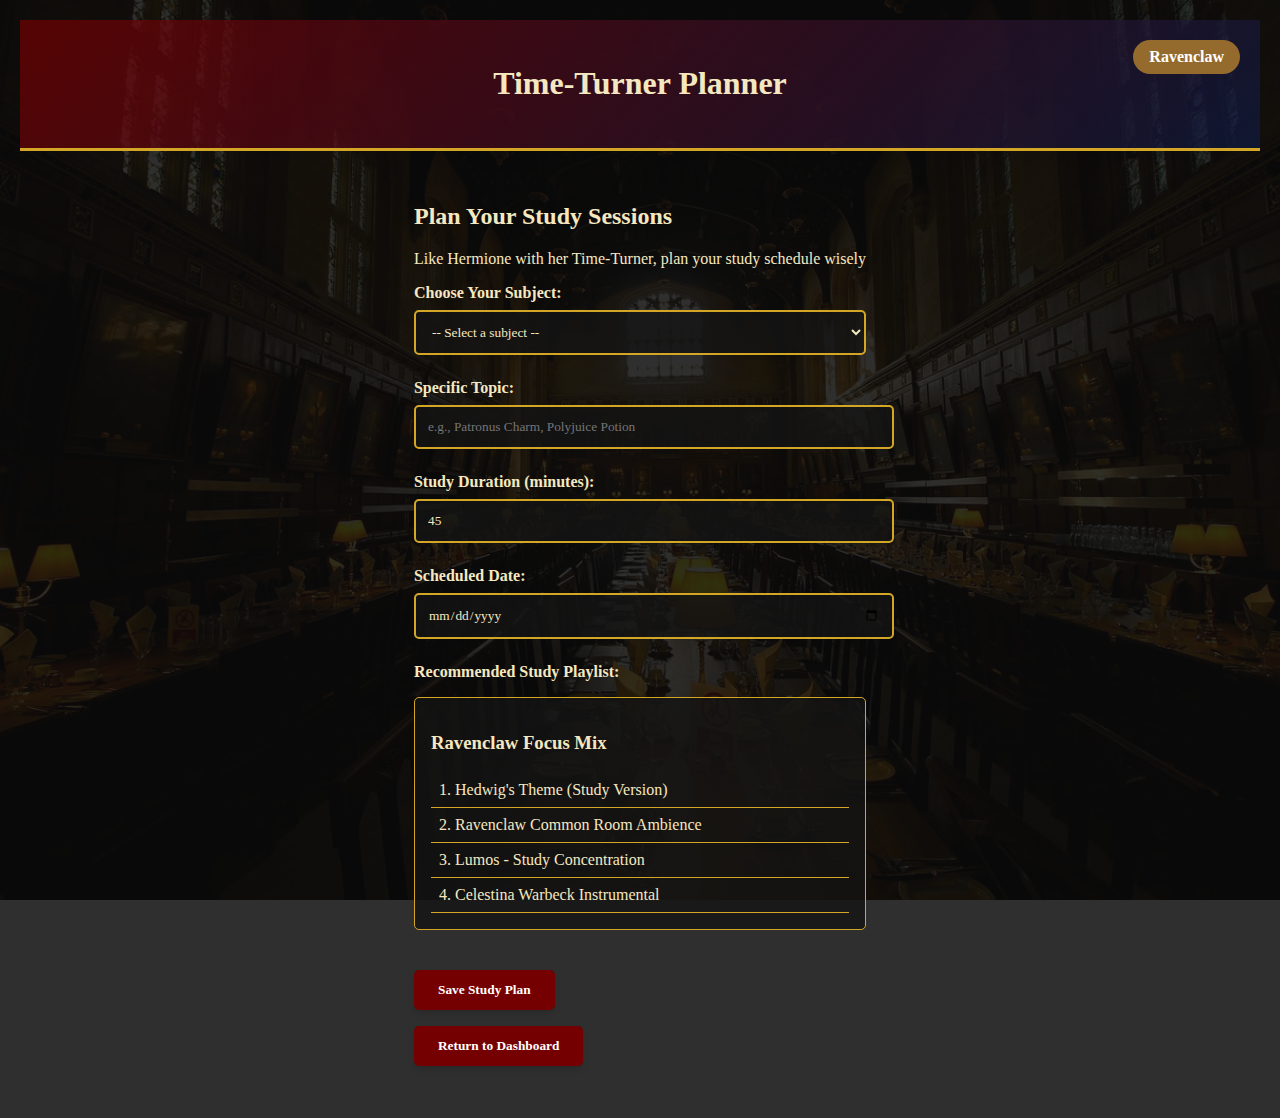
<file: goal-setting.html>
<!DOCTYPE html>
<html lang="en">
<head>
    <meta charset="UTF-8">
    <meta name="viewport" content="width=device-width, initial-scale=1.0">
    <title>Time-Turner Planner</title>
    <link rel="stylesheet" href="../styles.css">
    <style>
        body {
            background: url('../dining-room-5114247_1280.jpg') no-repeat center center fixed;
            background-size: cover;
            margin: 0;
            padding: 0;
            min-height: 100vh;
            font-family: 'Cinzel', serif;
            color: #f5e8c0;
        }
        
        .container {
            background-color: rgba(10, 10, 10, 0.85);
            min-height: 100vh;
            width: 100%;
            margin: 0;
            padding: 20px;
            box-sizing: border-box;
        }
        
        .planner-container {
            padding: 2rem;
            max-width: 800px;
            margin: 0 auto;
        }
        
        .form-group {
            margin-bottom: 1.5rem;
        }
        
        label {
            display: block;
            margin-bottom: 0.5rem;
            font-weight: bold;
            color: #f5e8c0;
        }
        
        input, select, textarea {
            width: 100%;
            padding: 0.75rem;
            border: 2px solid #d3a625;
            border-radius: 5px;
            font-family: 'Cinzel', serif;
            background-color: rgba(20, 20, 20, 0.8);
            color: #f5e8c0;
        }
        
        .playlist-preview {
            background-color: rgba(20, 20, 20, 0.8);
            padding: 1rem;
            border-radius: 5px;
            margin: 1rem 0;
            border: 1px solid #d3a625;
        }
        
        .playlist-item {
            display: flex;
            align-items: center;
            padding: 0.5rem;
            border-bottom: 1px solid #d3a625;
            color: #f5e8c0;
        }
        
        .banner {
            background: linear-gradient(135deg, rgba(116, 0, 1, 0.7), rgba(14, 26, 64, 0.7));
            border-bottom: 3px solid #d3a625;
        }
    </style>
</head>
<body>
    <div class="container">
        <header class="banner">
            <h1>Time-Turner Planner</h1>
            <div class="house-badge" id="user-house">
                <span>Ravenclaw</span>
            </div>
        </header>

        <main class="planner-container">
            <h2>Plan Your Study Sessions</h2>
            <p>Like Hermione with her Time-Turner, plan your study schedule wisely</p>
            
            <form id="study-plan-form">
                <div class="form-group">
                    <label for="subject">Choose Your Subject:</label>
                    <select id="subject" required>
                        <option value="">-- Select a subject --</option>
                        <option value="dada">Defense Against the Dark Arts</option>
                        <option value="potions">Potions</option>
                        <option value="charms">Charms</option>
                        <option value="transfiguration">Transfiguration</option>
                        <option value="herbology">Herbology</option>
                    </select>
                </div>
                
                <div class="form-group">
                    <label for="topic">Specific Topic:</label>
                    <input type="text" id="topic" placeholder="e.g., Patronus Charm, Polyjuice Potion">
                </div>
                
                <div class="form-group">
                    <label for="duration">Study Duration (minutes):</label>
                    <input type="number" id="duration" min="15" max="240" value="45">
                </div>
                
                <div class="form-group">
                    <label for="date">Scheduled Date:</label>
                    <input type="date" id="date">
                </div>
                
                <div class="form-group">
                    <label>Recommended Study Playlist:</label>
                    <div class="playlist-preview">
                        <h3>Ravenclaw Focus Mix</h3>
                        <div class="playlist-item">
                            <span>1. Hedwig's Theme (Study Version)</span>
                        </div>
                        <div class="playlist-item">
                            <span>2. Ravenclaw Common Room Ambience</span>
                        </div>
                        <div class="playlist-item">
                            <span>3. Lumos - Study Concentration</span>
                        </div>
                        <div class="playlist-item">
                            <span>4. Celestina Warbeck Instrumental</span>
                        </div>
                    </div>
                </div>
                
                <button type="submit" class="hogwarts-button">Save Study Plan</button>
            </form>
            
            <button class="hogwarts-button" onclick="window.location.href='../index.html'" style="margin-top: 1rem;">Return to Dashboard</button>
        </main>
    </div>

    <script>
        document.getElementById('subject').addEventListener('change', function() {
            const playlistPreview = document.querySelector('.playlist-preview');
            if (this.value === 'dada') {
                playlistPreview.innerHTML = `
                    <h3>Defense Against Distractions Mix</h3>
                    <div class="playlist-item">
                        <span>1. Battle of Hogwarts Ambience</span>
                    </div>
                    <div class="playlist-item">
                        <span>2. Expecto Patronum - Focus Beats</span>
                    </div>
                    <div class="playlist-item">
                        <span>3. Dumbledore's Army Study Session</span>
                    </div>
                `;
            } else if (this.value === 'potions') {
                playlistPreview.innerHTML = `
                    <h3>Potions Master Concentration</h3>
                    <div class="playlist-item">
                        <span>1. Snape's Laboratory Sounds</span>
                    </div>
                    <div class="playlist-item">
                        <span>2. Liquid Luck Lofi</span>
                    </div>
                    <div class="playlist-item">
                        <span>3. Felix Felicis Focus</span>
                    </div>
                `;
            }
        });
    </script>
</body>
</html>
</file>
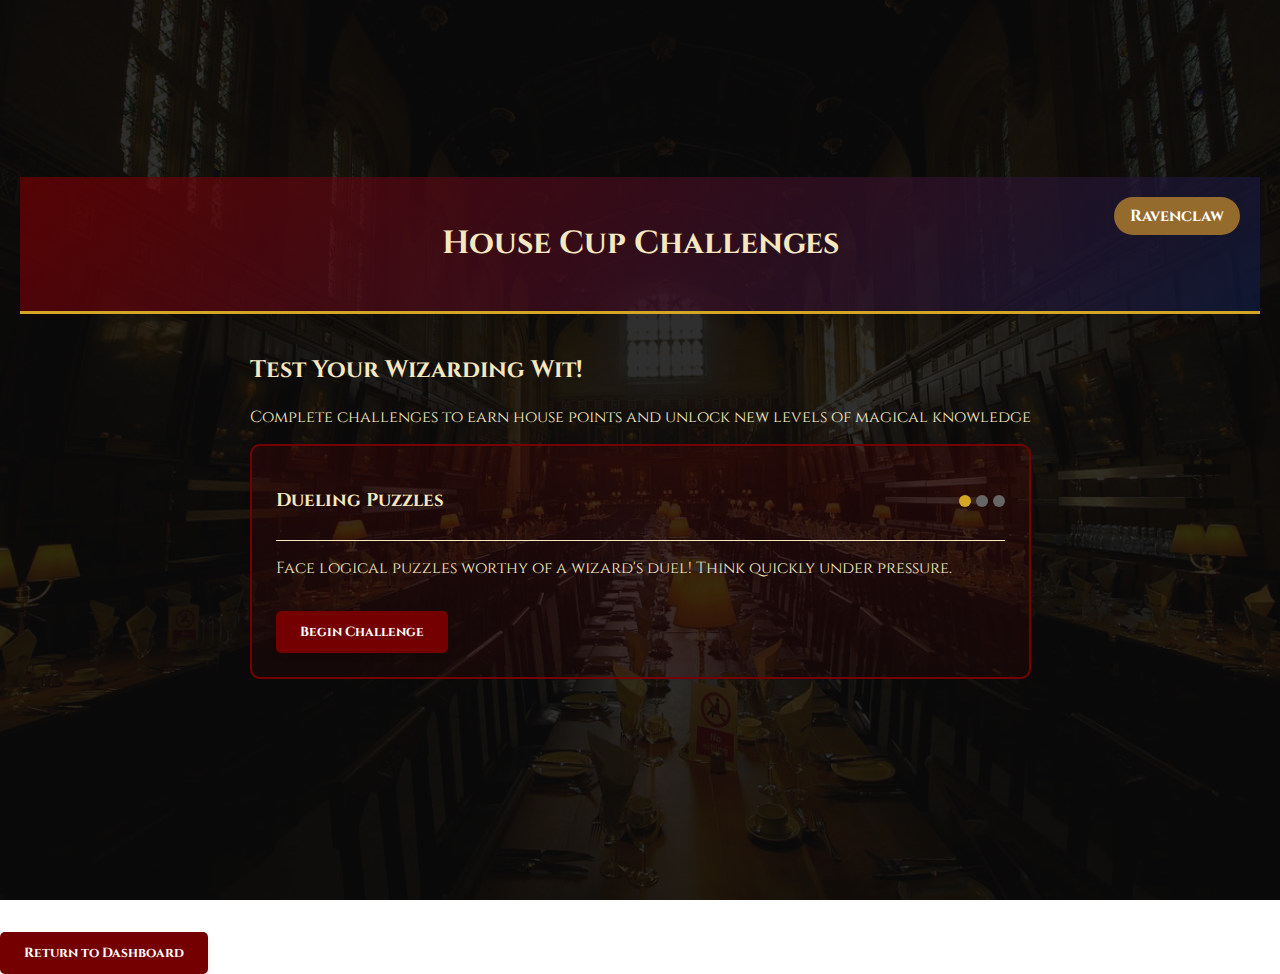
<file: house-games.html>
<!DOCTYPE html>
<html lang="en">
<head>
    <meta charset="UTF-8">
    <meta name="viewport" content="width=device-width, initial-scale=1.0">
    <title>House Cup Challenges</title>
    <link rel="stylesheet" href="../styles.css">
    <link href="https://fonts.googleapis.com/css2?family=Cinzel:wght@400;700&family=MedievalSharp&display=swap" rel="stylesheet">
    <style>
        body {
            background: url('../dining-room-5114247_1280.jpg') no-repeat center center fixed;
            background-size: cover;
            margin: 0;
            padding: 0;
            min-height: 100vh;
            font-family: 'Cinzel', serif;
            color: #f5e8c0;
        }
        
        .container {
            background-color: rgba(10, 10, 10, 0.85);
            min-height: 100vh;
            width: 100%;
            margin: 0;
            padding: 20px;
            box-sizing: border-box;
        }
        
        .game-center {
            max-width: 1000px;
            margin: 0 auto;
            padding: 20px;
        }
        
        .game-card {
            background-color: rgba(20, 20, 20, 0.8);
            border: 2px solid;
            border-radius: 10px;
            padding: 1.5rem;
            margin-bottom: 1.5rem;
            transition: all 0.3s ease;
        }
        
        .game-card:hover {
            transform: translateY(-5px);
            box-shadow: 0 10px 20px rgba(0, 0, 0, 0.3);
        }
        
        .gryffindor-game {
            border-color: #740001;
            background: linear-gradient(rgba(116, 0, 1, 0.2), rgba(116, 0, 1, 0.1));
        }
        
        .ravenclaw-game {
            border-color: #0e1a40;
            background: linear-gradient(rgba(14, 26, 64, 0.2), rgba(14, 26, 64, 0.1));
        }
        
        .hufflepuff-game {
            border-color: #ecb939;
            background: linear-gradient(rgba(236, 185, 57, 0.2), rgba(236, 185, 57, 0.1));
        }
        
        .slytherin-game {
            border-color: #1a472a;
            background: linear-gradient(rgba(26, 71, 42, 0.2), rgba(26, 71, 42, 0.1));
        }
        
        .game-header {
            display: flex;
            justify-content: space-between;
            align-items: center;
            margin-bottom: 1rem;
            padding-bottom: 0.5rem;
            border-bottom: 1px solid;
        }
        
        .difficulty {
            display: flex;
            gap: 5px;
        }
        
        .difficulty-dot {
            width: 12px;
            height: 12px;
            border-radius: 50%;
            background-color: #666;
        }
        
        .difficulty-dot.filled {
            background-color: #d3a625;
        }
        
        .game-content {
            display: none;
            padding: 1rem;
            background-color: rgba(0, 0, 0, 0.3);
            border-radius: 5px;
            margin-top: 1rem;
        }
        
        .active .game-content {
            display: block;
        }
        
        .question {
            margin-bottom: 1rem;
            font-size: 1.1rem;
            line-height: 1.5;
        }
        
        .options {
            display: grid;
            gap: 0.5rem;
        }
        
        .option {
            padding: 0.8rem;
            background-color: rgba(255, 255, 255, 0.1);
            border-radius: 5px;
            cursor: pointer;
            transition: all 0.2s ease;
        }
        
        .option:hover {
            background-color: rgba(255, 255, 255, 0.2);
        }
        
        .timer {
            font-size: 1.2rem;
            text-align: center;
            margin: 1rem 0;
            color: #d3a625;
        }
        
        .hint-button {
            background-color: rgba(211, 166, 37, 0.3);
            border: 1px solid #d3a625;
            color: #f5e8c0;
            padding: 0.3rem 0.6rem;
            border-radius: 3px;
            cursor: pointer;
            margin-top: 0.5rem;
            font-size: 0.8rem;
        }
        
        .hint {
            display: none;
            font-size: 0.9rem;
            color: #d3a625;
            margin-top: 0.5rem;
            font-style: italic;
        }
        
        .banner {
            background: linear-gradient(135deg, rgba(116, 0, 1, 0.7), rgba(14, 26, 64, 0.7));
            border-bottom: 3px solid #d3a625;
        }
        
        .answer-input {
            background-color: rgba(255, 255, 255, 0.1);
            border: 1px solid #d3a625;
            color: #f5e8c0;
            padding: 0.5rem;
            border-radius: 3px;
            width: 100px;
            margin-right: 0.5rem;
        }
    </style>
</head>
<body>
    <div class="container">
        <header class="banner">
            <h1>House Cup Challenges</h1>
            <div class="house-badge" id="user-house">
                <span>Ravenclaw</span>
            </div>
        </header>

        <main class="game-center">
            <h2>Test Your Wizarding Wit!</h2>
            <p>Complete challenges to earn house points and unlock new levels of magical knowledge</p>
            
            <!-- Gryffindor Game: Dueling Puzzles -->
            <div class="game-card gryffindor-game" id="dueling-puzzles">
                <div class="game-header">
                    <h3>Dueling Puzzles</h3>
                    <div class="difficulty">
                        <div class="difficulty-dot filled"></div>
                        <div class="difficulty-dot"></div>
                        <div class="difficulty-dot"></div>
                    </div>
                </div>
                <p>Face logical puzzles worthy of a wizard's duel! Think quickly under pressure.</p>
                <button class="hogwarts-button start-game">Begin Challenge</button>
                
                <div class="game-content">
                    <div class="timer">Time remaining: <span id="question1-timer">60</span>s</div>
                    <div class="question">
                        <p>🧙‍♂ <strong>Q1: The Hogwarts Investment Riddle 💰✨</strong><br><br>
                            At Gringotts Wizarding Bank, a wizard named Harry Potter wanted to invest his Gallons wisely...
                            <br><br>Harry wants to invest in such a way that he receives the same dividend from both stocks. In what ratio should he split his investment?</p>
                        <button class="hint-button">Show Hint</button>
                        <div class="hint">Hint: Calculate dividend per share per gallon invested for each stock.</div>
                    </div>
                    <div class="options">
                        <div class="option" data-correct="false">12:9</div>
                        <div class="option" data-correct="false">10:8</div>
                        <div class="option" data-correct="true">16:15</div>
                        <div class="option" data-correct="false">15:12</div>
                    </div>
                </div>
        
                <!-- Question 2 -->
                <div class="game-content">
                    <div class="timer">Time remaining: <span id="question2-timer">45</span>s</div>
                    <div class="question">
                        <p>🪄 <strong>Q2: The Hogwarts Marks Enigma 🧙‍♂✨</strong><br><br>
                            In the enchanted halls of Hogwarts, a pupil's marks were altered—recorded as 83 instead of 63!
                            <br><br>What is the number of wizards in binary?</p>
                        <button class="hint-button">Show Hint</button>
                        <div class="hint">Hint: The difference in marks (20) divided by the average increase (0.5) gives total students.</div>
                    </div>
                    <div class="options">
                        <div class="option" data-correct="true">11000</div>
                        <div class="option" data-correct="false">10111</div>
                        <div class="option" data-correct="false">11001</div>
                        <div class="option" data-correct="false">11100</div>
                    </div>
                </div>
        
                <!-- Question 3 -->
                <div class="game-content">
                    <div class="timer">Time remaining: <span id="question3-timer">90</span>s</div>
                    <div class="question">
                        <p><strong>Q3: Hogwarts Library Visitors 📚</strong><br><br>
                            Madam Pince noticed:<br>
                            - Sundays: 510 visitors average<br>
                            - Other days: 240 visitors average<br><br>
                            If a 30-day month begins on Sunday, what's the average visitors per day that month?</p>
                        <button class="hint-button">Show Hint</button>
                        <div class="hint">Hint: Calculate how many Sundays are in the month first.</div>
                    </div>
                    <div class="options">
                        <div class="option" data-correct="false">300</div>
                        <div class="option" data-correct="false">275</div>
                        <div class="option" data-correct="true">285</div>
                        <div class="option" data-correct="false">290</div>
                    </div>
                </div>
        
                <!-- Question 4 -->
                <div class="game-content">
                    <div class="timer">Time remaining: <span id="question4-timer">120</span>s</div>
                    <div class="question">
                        <p><strong>Q4: Logic Labyrinth Elixir 🧪</strong><br><br>
                            Professor Snape's potion requires:<br>
                            - 1 herb, 1 root, 1 liquid<br>
                            - The herb must not share its family with the root<br><br>
                            What are the initials of the correct ingredients?</p>
                        <button class="hint-button">Show Hint</button>
                        <div class="hint">Hint: Phoenix represents dragon's legacy (Fire connection).</div>
                    </div>
                    <div class="options">
                        <div class="option" data-correct="false">WGU</div>
                        <div class="option" data-correct="false">AGU</div>
                        <div class="option" data-correct="true">UAM</div>
                        <div class="option" data-correct="false">WAM</div>
                    </div>
                </div>
        
                <!-- Question 5 -->
                <div class="game-content">
                    <div class="timer">Time remaining: <span id="question5-timer">150</span>s</div>
                    <div class="question">
                        <p><strong>Q5: Snape’s Potion Stirring Spell 🧪⚗</strong><br><br>
                            v(t) = 4t * (t - 5) * (t - 10)<br><br>
                            Calculate total revolutions from t=0 to t=5. Then use that result to find a magical number mod 26.<br>
                            What is the final number before letter conversion?</p>
                        <button class="hint-button">Show Hint</button>
                        <div class="hint">Hint: First integrate the function from 0 to 5 to find total revolutions.</div>
                    </div>
                    <div class="options">
                        <div class="option" data-correct="false">10</div>
                        <div class="option" data-correct="false">15</div>
                        <div class="option" data-correct="true">12</div>
                        <div class="option" data-correct="false">8</div>
                    </div>
                </div>
            </div>
            </div>

    
            
            <button class="hogwarts-button" onclick="window.location.href='../index.html'" style="margin-top: 2rem;">Return to Dashboard</button>
        </main>
    </div>

    <script>
        document.querySelectorAll('.start-game').forEach(button => {
            button.addEventListener('click', function() {
                const gameCard = this.closest('.game-card');
                gameCard.classList.add('active');
                showQuestion(gameCard, 0); // Start with first question
                this.style.display = 'none'; // Hide the start button
            });
        });
    
        document.querySelectorAll('.hint-button').forEach(button => {
            button.addEventListener('click', function() {
                this.nextElementSibling.style.display = 'block';
            });
        });
    
        let currentQuestion = 0;
        let timer;
    
        function showQuestion(container, questionIndex) {
            // Hide all questions first
            const allQuestions = container.querySelectorAll('.game-content');
            allQuestions.forEach(q => q.style.display = 'none');
            
            // Show the current question
            const currentQ = allQuestions[questionIndex];
            currentQ.style.display = 'block';
            
            // Reset timer
            const timerSpan = currentQ.querySelector('span');
            let timeLeft = parseInt(timerSpan.textContent);
            
            // Clear any existing timer
            if (timer) clearInterval(timer);
            
            // Start new timer
            timer = setInterval(() => {
                timeLeft--;
                timerSpan.textContent = timeLeft;
                
                if (timeLeft <= 0) {
                    clearInterval(timer);
                    timerSpan.parentElement.style.color = "#ff5555";
                    timerSpan.parentElement.textContent = "⏰ Time's up!";
                    moveToNextQuestion(container, questionIndex, allQuestions.length);
                }
            }, 1000);
            
            // Set up answer options
            currentQ.querySelectorAll('.option').forEach(option => {
                option.addEventListener('click', function() {
                    clearInterval(timer); // Stop timer when answered
                    
                    if (this.dataset.correct === "true") {
                        this.style.backgroundColor = "rgba(144, 238, 144, 0.4)"; // light green
                    } else {
                        this.style.backgroundColor = "rgba(255, 99, 71, 0.4)"; // tomato red
                    }
                    
                    // Move to next question after a brief delay
                    setTimeout(() => {
                        moveToNextQuestion(container, questionIndex, allQuestions.length);
                    }, 1000);
                });
            });
        }
    
        function moveToNextQuestion(container, currentIndex, totalQuestions) {
            if (currentIndex < totalQuestions - 1) {
                showQuestion(container, currentIndex + 1);
            } else {
                // All questions completed
                container.querySelectorAll('.game-content').forEach(q => q.style.display = 'none');
                const endMessage = document.createElement('div');
                endMessage.className = 'game-content';
                endMessage.innerHTML = '<h3>Challenge Complete!</h3><p>You have finished all questions for this challenge.</p>';
                container.appendChild(endMessage);
            }
        }
    </script>
    
    
</body>
</html>
</file>
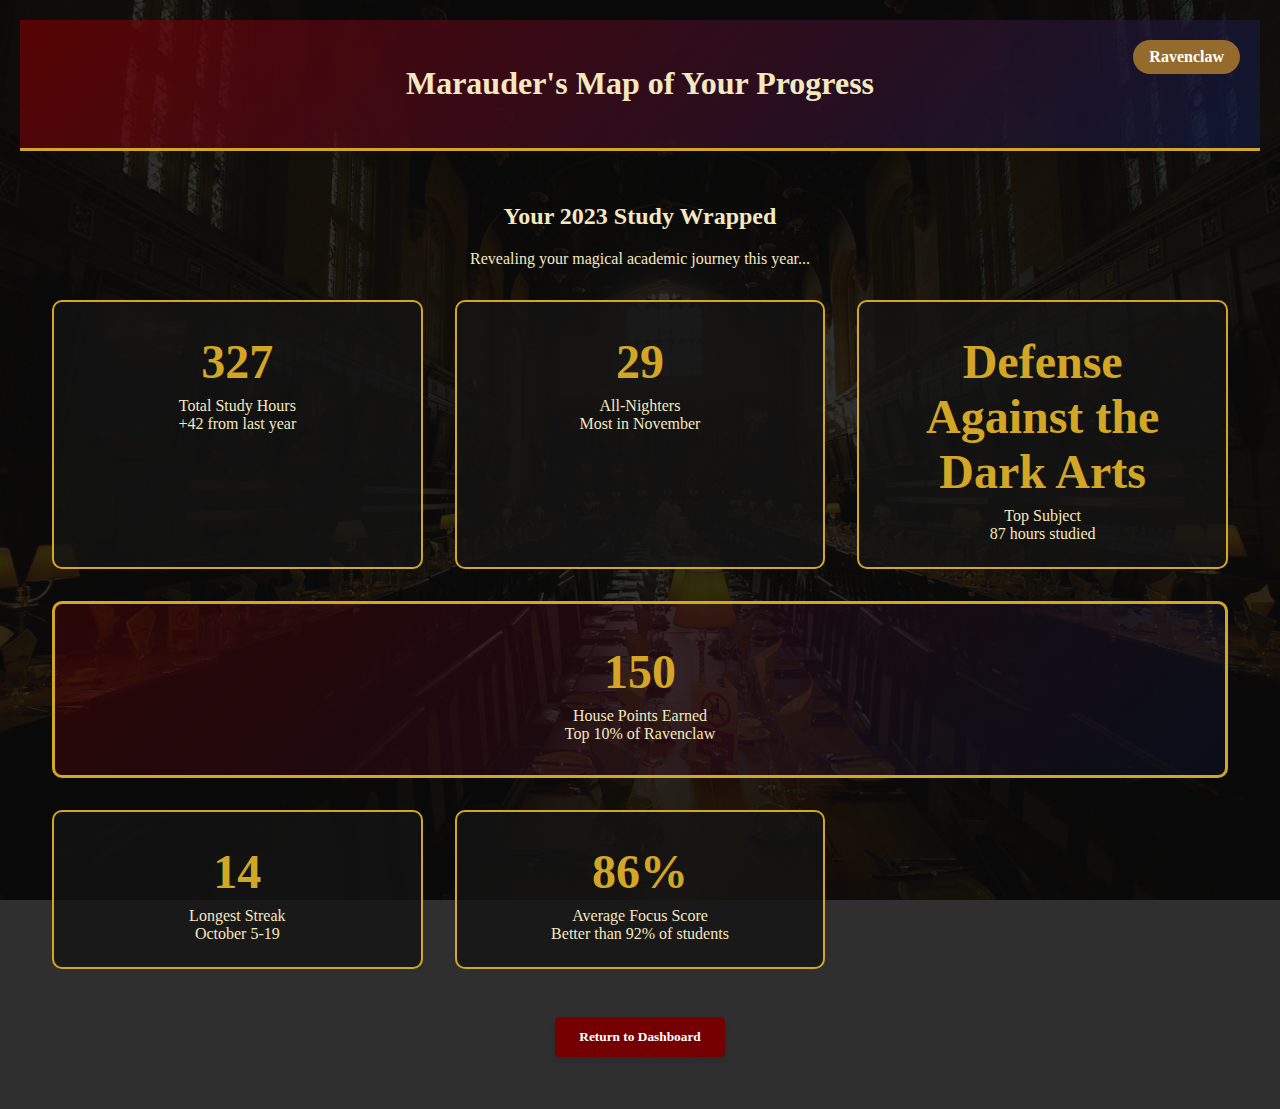
<file: wrapped.html>
<!DOCTYPE html>
<html lang="en">
<head>
    <meta charset="UTF-8">
    <meta name="viewport" content="width=device-width, initial-scale=1.0">
    <title>Marauder's Map of Your Progress</title>
    <link rel="stylesheet" href="../styles.css">
    <style>
        body {
            background: url('../dining-room-5114247_1280.jpg') no-repeat center center fixed;
            background-size: cover;
            margin: 0;
            padding: 0;
            min-height: 100vh;
            font-family: 'Cinzel', serif;
            color: #f5e8c0;
        }
        
        .container {
            background-color: rgba(10, 10, 10, 0.85);
            min-height: 100vh;
            width: 100%;
            margin: 0;
            padding: 20px;
            box-sizing: border-box;
        }
        
        .wrapped-container {
            padding: 2rem;
            text-align: center;
        }
        
        .wrapped-stats {
            display: grid;
            grid-template-columns: repeat(3, 1fr);
            gap: 2rem;
            margin: 2rem 0;
        }
        
        .stat-card {
            background-color: rgba(20, 20, 20, 0.8);
            border: 2px solid #d3a625;
            border-radius: 10px;
            padding: 1.5rem;
            transition: all 0.3s ease;
            color: #f5e8c0;
        }
        
        .stat-card:hover {
            transform: scale(1.05);
            background-color: rgba(30, 30, 30, 0.9);
        }
        
        .stat-number {
            font-size: 3rem;
            font-weight: bold;
            color: #d3a625;
            margin: 0.5rem 0;
        }
        
        .house-highlight {
            grid-column: span 3;
            background: linear-gradient(135deg, rgba(116, 0, 1, 0.3), rgba(14, 26, 64, 0.3));
            padding: 2rem;
            border: 3px solid #d3a625;
        }
        
        .banner {
            background: linear-gradient(135deg, rgba(116, 0, 1, 0.7), rgba(14, 26, 64, 0.7));
            border-bottom: 3px solid #d3a625;
        }
    </style>
</head>
<body>
    <div class="container">
        <header class="banner">
            <h1>Marauder's Map of Your Progress</h1>
            <div class="house-badge" id="user-house">
                <span>Ravenclaw</span>
            </div>
        </header>

        <main class="wrapped-container">
            <h2>Your 2023 Study Wrapped</h2>
            <p>Revealing your magical academic journey this year...</p>
            
            <div class="wrapped-stats">
                <div class="stat-card">
                    <div class="stat-number">327</div>
                    <div class="stat-label">Total Study Hours</div>
                    <div class="stat-comparison">+42 from last year</div>
                </div>
                
                <div class="stat-card">
                    <div class="stat-number">29</div>
                    <div class="stat-label">All-Nighters</div>
                    <div class="stat-comparison">Most in November</div>
                </div>
                
                <div class="stat-card">
                    <div class="stat-number">Defense Against the Dark Arts</div>
                    <div class="stat-label">Top Subject</div>
                    <div class="stat-comparison">87 hours studied</div>
                </div>
                
                <div class="stat-card house-highlight">
                    <div class="stat-number">150</div>
                    <div class="stat-label">House Points Earned</div>
                    <div class="stat-comparison">Top 10% of Ravenclaw</div>
                </div>
                
                <div class="stat-card">
                    <div class="stat-number">14</div>
                    <div class="stat-label">Longest Streak</div>
                    <div class="stat-comparison">October 5-19</div>
                </div>
                
                <div class="stat-card">
                    <div class="stat-number">86%</div>
                    <div class="stat-label">Average Focus Score</div>
                    <div class="stat-comparison">Better than 92% of students</div>
                </div>
            </div>
            
            <button class="hogwarts-button" onclick="window.location.href='../index.html'">Return to Dashboard</button>
        </main>
    </div>
</body>
</html>
</file>
<file: styles.css>
/* Base Styles */
:root {
    --gryffindor-red: #740001;
    --gryffindor-gold: #d3a625;
    --slytherin-green: #1a472a;
    --slytherin-silver: #aaaaaa;
    --ravenclaw-blue: #0e1a40;
    --ravenclaw-bronze: #946b2d;
    --hufflepuff-yellow: #ecb939;
    --hufflepuff-black: #372e29;
    --parchment: #f5e8c0;
    --ink: #3a352a;
}

body {
    background: url('assets/got-hp-bg.jpg') no-repeat center center fixed;
    background-size: cover;
    color: var(--ink);
    font-family: 'Cinzel', serif;
    margin: 0;
    padding: 0;
    min-height: 100vh;
}

.container {
    background-color: rgba(10, 10, 10, 0.85);
    min-height: 100vh;
    width: 80%; /* Adjust width as needed */
    margin: 0 auto; /* Centers the container horizontally */
    padding: 20px;
    box-sizing: border-box;
    display: flex;
    flex-direction: column;
    align-items: center; /* Centers child elements */
    justify-content: center; /* Centers content vertically */
}

/* Header */
.banner {
    width: 100%;
    background: linear-gradient(135deg, var(--ravenclaw-blue), var(--gryffindor-red));
    color: var(--parchment);
    padding: 1.5rem;
    text-align: center;
    position: relative;
    border-bottom: 5px solid var(--gryffindor-gold);
    box-sizing: border-box; /* makes padding not overflow width */
}

.crest {
    width: 80px;
    position: absolute;
    left: 20px;
    top: 10px;
}

.house-badge {
    position: absolute;
    right: 20px;
    top: 20px;
    padding: 0.5rem 1rem;
    border-radius: 20px;
    font-weight: bold;
    background-color: var(--ravenclaw-bronze);
    color: white;
}

/* Dashboard Grid */
.dashboard-grid {
    display: grid;
    grid-template-columns: repeat(auto-fit, minmax(300px, 1fr));
    gap: 1.5rem;
    padding: 2rem;
}

.card {
    background-color: var(--parchment);
    border: 2px solid var(--ink);
    border-radius: 10px;
    padding: 1.5rem;
    box-shadow: 5px 5px 15px rgba(0, 0, 0, 0.2);
    transition: transform 0.3s ease;
    cursor: pointer;
}

.card:hover {
    transform: translateY(-5px);
    box-shadow: 5px 10px 20px rgba(0, 0, 0, 0.3);
}

.card-header {
    display: flex;
    justify-content: space-between;
    align-items: center;
    margin-bottom: 1rem;
    border-bottom: 2px solid var(--ink);
    padding-bottom: 0.5rem;
}

/* Wrapped Card */
.wrapped-card {
    background: linear-gradient(rgba(116, 0, 1, 0.1), rgba(116, 0, 1, 0.1)), url('assets/marauders-map-texture.jpg');
    background-size: cover;
    color: var(--ink);
    grid-column: span 2;
}

.hogwarts-express {
    font-size: 2rem;
}

/* Streak Card */
.streak-card {
    background-color: rgba(29, 71, 42, 0.1);
}

.streak-visual {
    display: flex;
    justify-content: space-between;
    margin: 1rem 0;
}

.day {
    width: 40px;
    height: 40px;
    border-radius: 50%;
    background-color: var(--hufflepuff-yellow);
    display: flex;
    align-items: center;
    justify-content: center;
    font-weight: bold;
    border: 2px solid var(--ink);
}

.day[data-completed="true"] {
    background-color: var(--gryffindor-red);
    color: white;
}

.streak-count {
    font-size: 1.5rem;
    color: var(--gryffindor-red);
}

/* Progress Card */
.progress-card {
    background-color: rgba(14, 26, 64, 0.1);
}

.progress-bar {
    height: 25px;
    background-color: #ddd;
    border-radius: 5px;
    margin: 0.5rem 0;
    position: relative;
    overflow: hidden;
    border: 1px solid var(--ink);
}

.progress-fill {
    height: 100%;
    background: linear-gradient(90deg, var(--ravenclaw-blue), var(--slytherin-green));
    border-radius: 5px;
}

.progress-text {
    position: absolute;
    right: 5px;
    top: 50%;
    transform: translateY(-50%);
    color: white;
    font-weight: bold;
    text-shadow: 1px 1px 1px black;
}

/* Goal Card */
.goal-card {
    background: linear-gradient(rgba(211, 166, 37, 0.2), rgba(211, 166, 37, 0.2)), url('assets/time-turner-texture.jpg');
    background-size: cover;
}

.time-turner {
    font-size: 2rem;
    animation: spin 5s linear infinite;
}

@keyframes spin {
    from { transform: rotate(0deg); }
    to { transform: rotate(360deg); }
}

/* Buttons */
.hogwarts-button {
    background-color: var(--gryffindor-red);
    color: white;
    border: none;
    padding: 0.75rem 1.5rem;
    border-radius: 5px;
    font-family: 'Cinzel', serif;
    font-weight: bold;
    cursor: pointer;
    margin-top: 1rem;
    transition: all 0.3s ease;
    box-shadow: 0 4px 6px rgba(0, 0, 0, 0.1);
}

.hogwarts-button:hover {
    background-color: var(--ravenclaw-blue);
    transform: translateY(-2px);
    box-shadow: 0 6px 8px rgba(0, 0, 0, 0.15);
}

/* Footer */
.hogwarts-footer {
    text-align: center;
    padding: 1rem;
    background-color: var(--ink);
    color: var(--parchment);
    font-style: italic;
    border-top: 3px solid var(--gryffindor-gold);
}
</file>
